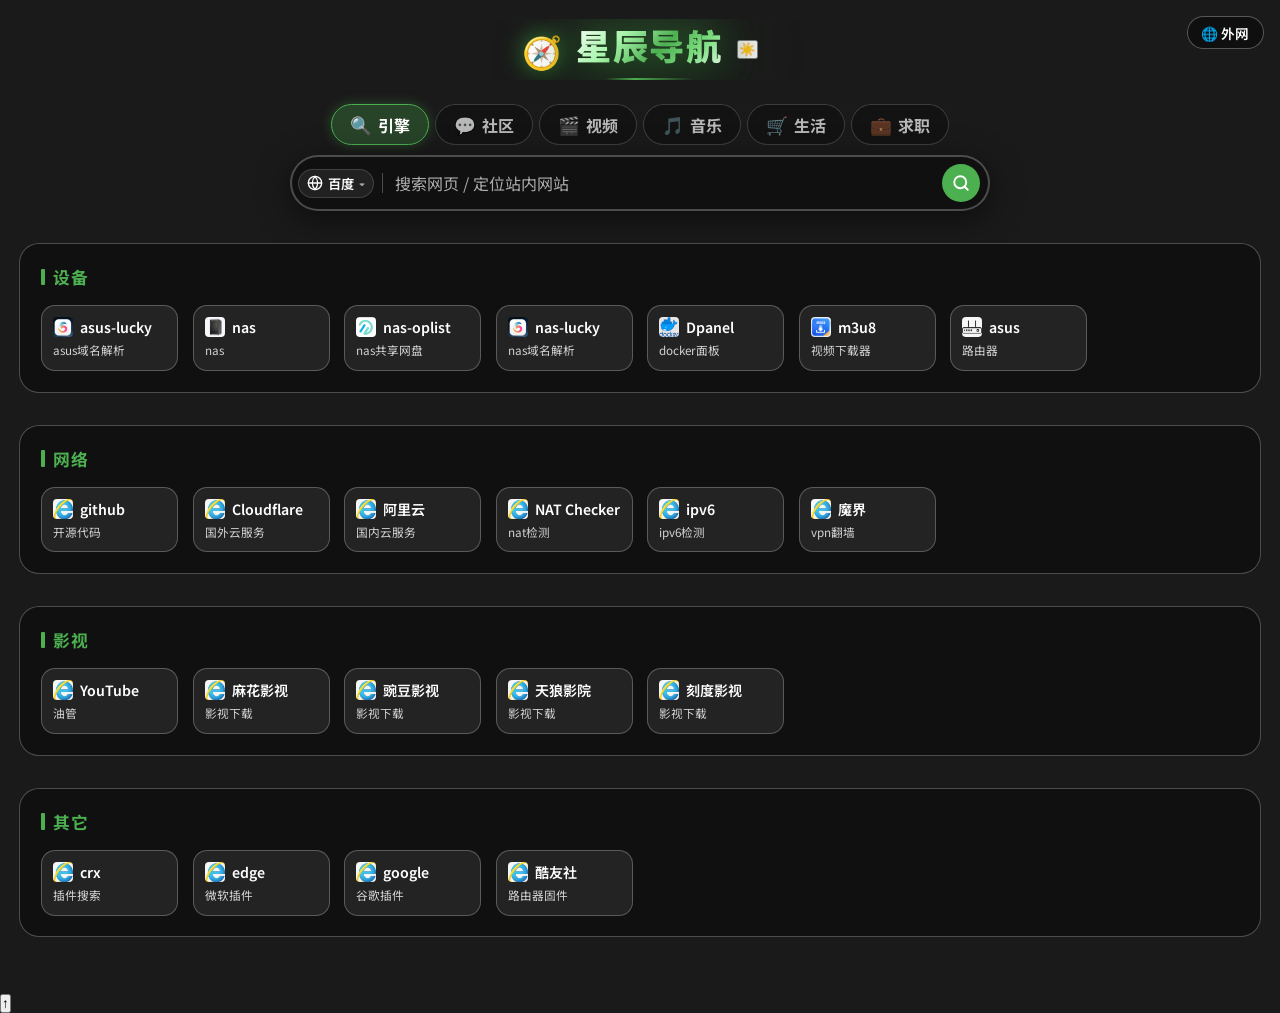
<file: index.html>
<!DOCTYPE html>
<html lang="zh-CN">
<head>
  <meta charset="UTF-8" />
  <meta name="viewport" content="width=device-width, initial-scale=1.0, maximum-scale=1.0" />
  <title>星辰导航</title>
  <link rel="icon" href="data:image/svg+xml,<svg xmlns=%22http://www.w3.org/2000/svg%22 viewBox=%220 0 100 100%22><text y=%22.9em%22 font-size=%2290%22>🧭</text></svg>">
  <link rel="stylesheet" href="style.css">
</head>
<body>
<div id="bgLayer"></div>
<div id="bgOverlay"></div>
<div class="container">
  <!-- 头部 -->
  <div class="header-area">
    <span class="header-icon">🧭</span>
    <div>
      <h1>星辰导航</h1>
    </div>
    <button class="theme-toggle-btn" id="themeToggleBtn" aria-label="切换主题">☀️</button>
  </div>
  <!-- 搜索区域 -->
  <div class="search-wrapper">
    <!-- 分类 Tab -->
    <div class="search-tabs" id="searchTabs"></div>
    <!-- 搜索框 -->
    <div class="search-box">
      <button class="engine-trigger" id="engineTrigger" aria-label="切换搜索引擎">
        <img id="search-engine-icon" src="" alt="搜索引擎图标">
        <span class="engine-name" id="engineName"></span>
        <span class="engine-arrow" id="engineArrow">▾</span>
      </button>
      <div class="search-divider"></div>
      <input type="text" id="searchInput" placeholder="搜索网页 / 定位站内网站" autocomplete="off" oninput="filterLinks()" />
      <button class="clear-btn" id="clearBtn" aria-label="清空" style="display:none;" onclick="clearSearch()">✕</button>
      <button class="search-submit-btn" onclick="doSearch()" aria-label="搜索">
  <svg xmlns="http://www.w3.org/2000/svg" width="18" height="18" viewBox="0 0 24 24" fill="none" stroke="currentColor" stroke-width="2.5" stroke-linecap="round" stroke-linejoin="round">
    <circle cx="11" cy="11" r="8"/>
    <line x1="21" y1="21" x2="16.65" y2="16.65"/>
  </svg>
</button>
    </div>
    <!-- 内联引擎面板（展开时出现在搜索框正下方，撑开布局） -->
    <div class="engine-list" id="enginePanel" style="display:none;"></div>
  </div>

  <!-- 链接分区（由 main.js 动态渲染） -->
  <div id="main-content"></div>
</div>
<script src="main.js"></script>
</body>
</html>
</file>
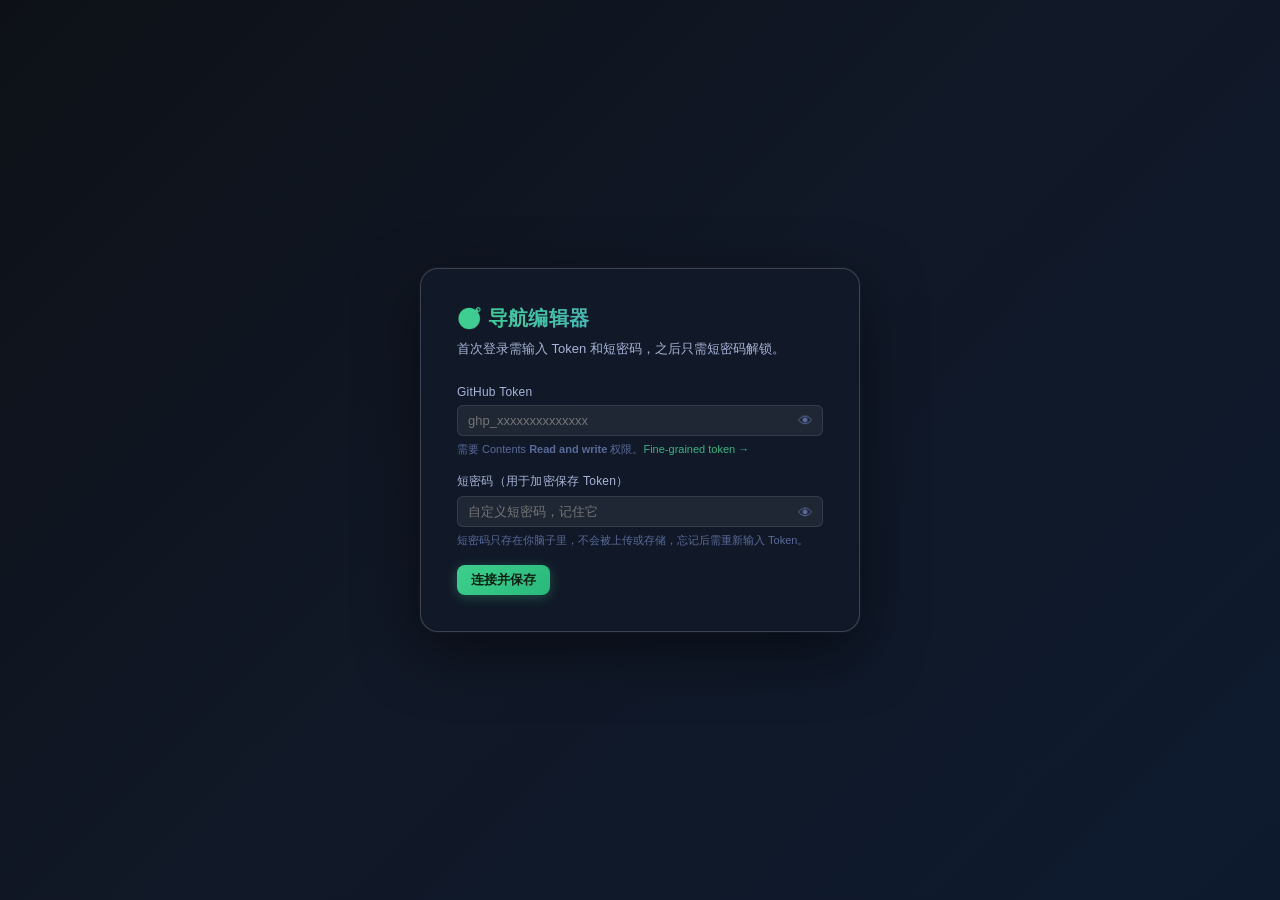
<file: admin.html>
<!DOCTYPE html>
<html lang="zh-CN">
<head>
<meta charset="UTF-8"/>
<meta name="viewport" content="width=device-width,initial-scale=1.0"/>
<title>导航编辑器</title>
<style>
*{box-sizing:border-box;margin:0;padding:0}
:root{
  --bg:#0d1117;--bg2:rgba(18,24,36,0.82);--bg3:rgba(28,36,54,0.75);
  --glass:rgba(255,255,255,0.06);--glass-hover:rgba(255,255,255,0.10);
  --border:rgba(255,255,255,0.10);--border2:rgba(255,255,255,0.18);
  --text:#f0f2ff;--text2:#a8b4d8;--text3:#5a6a9a;
  --accent:#3ecf8e;--accent2:#5de8a8;--accent-blue:#5b8ef5;
  --green:#3ecf8e;--red:#f05f7a;--orange:#f5a623;
  --radius:14px;--radius-sm:8px;--radius-xs:6px;
}
body{
  color:var(--text);
  font-family:-apple-system,BlinkMacSystemFont,'Segoe UI','PingFang SC','Microsoft YaHei',sans-serif;
  font-size:14px;
  background:linear-gradient(135deg,#0d1117 0%,#111827 50%,#0d1a2e 100%);
  min-height:100vh;
}
html,body{height:100%;overflow:hidden}
#app{display:flex;flex-direction:column;height:100vh;overflow:hidden}
#topbar{
  display:flex;align-items:center;gap:12px;padding:0 20px;height:54px;
  background:rgba(13,17,23,0.75);
  backdrop-filter:blur(20px);-webkit-backdrop-filter:blur(20px);
  border-bottom:1px solid var(--border);flex-shrink:0;z-index:100;
  box-shadow:0 2px 20px rgba(0,0,0,0.3);
}
#topbar h1{
  font-size:15px;font-weight:700;letter-spacing:0.02em;
  background:linear-gradient(90deg,var(--accent),var(--accent-blue));
  -webkit-background-clip:text;-webkit-text-fill-color:transparent;background-clip:text;
}
.topbar-right{margin-left:auto;display:flex;align-items:center;gap:8px}
#body{display:flex;flex:1;overflow:hidden}
#sidebar{
  width:200px;flex-shrink:0;
  background:rgba(13,17,23,0.65);
  backdrop-filter:blur(16px);-webkit-backdrop-filter:blur(16px);
  border-right:1px solid var(--border);
  display:flex;flex-direction:column;overflow-y:auto;
}
#sidebar::-webkit-scrollbar{width:4px}
#sidebar::-webkit-scrollbar-thumb{background:var(--border2);border-radius:4px}
#main{flex:1;overflow-y:scroll;padding:20px;padding-bottom:calc(20px + env(safe-area-inset-bottom,0px))}
#main::-webkit-scrollbar{width:5px}
#main::-webkit-scrollbar-thumb{background:rgba(255,255,255,0.12);border-radius:4px}
.btn{display:inline-flex;align-items:center;gap:6px;padding:6px 14px;border-radius:var(--radius-sm);font-size:13px;font-weight:500;cursor:pointer;border:none;transition:all .18s}
.btn-primary{background:linear-gradient(135deg,var(--accent),#29b87a);color:#0a1f14;font-weight:600;box-shadow:0 2px 12px rgba(62,207,142,0.3)}
.btn-primary:hover{background:linear-gradient(135deg,var(--accent2),var(--accent));box-shadow:0 4px 18px rgba(62,207,142,0.45);transform:translateY(-1px)}
.btn-ghost{background:var(--glass);color:var(--text2);border:1px solid var(--border)}
.btn-ghost:hover{background:var(--glass-hover);color:var(--text);border-color:var(--border2)}
.btn-danger{background:transparent;color:var(--red);border:1px solid var(--border)}
.btn-danger:hover{background:rgba(240,95,122,.12);border-color:rgba(240,95,122,.4)}
.btn-sm{padding:4px 10px;font-size:12px}
.btn:disabled{opacity:.4;cursor:not-allowed}
.btn:active:not(:disabled){transform:scale(.97)}
input[type=text],input[type=url],input[type=password],input[type=search]{
  width:100%;padding:7px 10px;
  background:rgba(255,255,255,0.06);border:1px solid var(--border);
  border-radius:var(--radius-xs);color:var(--text);font-size:13px;outline:none;
  transition:border-color .15s,background .15s;
}
input:focus{border-color:var(--accent);background:rgba(62,207,142,0.06)}
#login-panel{display:flex;flex-direction:column;align-items:center;justify-content:center;flex:1;padding:40px 20px}
.login-card{
  background:rgba(18,26,42,0.85);backdrop-filter:blur(24px);-webkit-backdrop-filter:blur(24px);
  border:1px solid var(--border2);border-radius:18px;padding:36px;width:100%;max-width:440px;
  box-shadow:0 20px 60px rgba(0,0,0,0.5),0 0 0 1px rgba(255,255,255,0.04);
}
.login-card h2{
  font-size:20px;font-weight:700;letter-spacing:0.01em;
  background:linear-gradient(90deg,var(--accent),var(--accent-blue));
  -webkit-background-clip:text;-webkit-text-fill-color:transparent;background-clip:text;margin-bottom:6px;
}
.login-card p{color:var(--text2);font-size:13px;margin-bottom:24px;line-height:1.7}
.field{margin-bottom:16px}
.field label{display:block;font-size:12px;color:var(--text2);margin-bottom:6px;font-weight:500;letter-spacing:0.02em}
.tip{font-size:11px;color:var(--text3);margin-top:5px;line-height:1.5}
.tip a{color:var(--accent);text-decoration:none;opacity:.85}.tip a:hover{opacity:1}
.sidebar-header{padding:14px 14px 8px;font-size:10px;font-weight:700;color:var(--text3);text-transform:uppercase;letter-spacing:.1em}
.sec-item{display:flex;align-items:center;gap:7px;padding:7px 12px;cursor:pointer;border-radius:10px;margin:1px 6px;border:1px solid transparent;transition:all .15s}
.sec-item:hover{background:var(--glass);border-color:var(--border)}
.sec-item.active{background:rgba(62,207,142,0.12);border-color:rgba(62,207,142,0.3)}
.sec-item .sec-name{flex:1;font-size:13px;white-space:nowrap;overflow:hidden;text-overflow:ellipsis}
.sec-item.active .sec-name{color:var(--accent);font-weight:600}
.sec-item .sec-count{font-size:10px;color:var(--text3);background:rgba(255,255,255,0.08);padding:1px 7px;border-radius:20px;flex-shrink:0}
.sec-item.active .sec-count{background:rgba(62,207,142,0.2);color:var(--accent)}
.drag-handle{color:var(--text3);font-size:12px;cursor:grab;flex-shrink:0;user-select:none;opacity:.5;touch-action:none}
.drag-handle:active{cursor:grabbing}
.sidebar-footer{padding:12px 10px;border-top:1px solid var(--border);margin-top:auto}
.sec-header{display:flex;align-items:center;gap:10px;margin-bottom:16px;flex-wrap:wrap}
.sec-header .cnt{font-size:12px;color:var(--text3);background:rgba(255,255,255,0.06);padding:2px 10px;border-radius:20px}
.sec-header-actions{margin-left:auto;display:flex;gap:8px;align-items:center;flex-wrap:wrap}
.links-table{width:100%;border-collapse:collapse;min-width:820px}
.links-table th{padding:8px;text-align:left;font-size:10px;font-weight:700;color:var(--text3);text-transform:uppercase;letter-spacing:.08em;border-bottom:1px solid var(--border);white-space:nowrap}
.links-table td{padding:5px;vertical-align:middle;border-bottom:1px solid rgba(255,255,255,0.05)}
.links-table tr:last-child td{border-bottom:none}
.links-table tr:hover td{background:rgba(255,255,255,.025)}
.links-table input{padding:5px 7px;font-size:12px}
.icon-cell{width:32px;height:32px;border-radius:8px;border:1.5px solid var(--border);overflow:hidden;cursor:pointer;background:rgba(255,255,255,0.06);display:flex;align-items:center;justify-content:center;margin:0 auto;position:relative;transition:all .15s;flex-shrink:0}
.icon-cell:hover{border-color:var(--accent);box-shadow:0 0 0 2px rgba(62,207,142,0.2)}
.icon-cell img{width:100%;height:100%;object-fit:contain}
.icon-cell .badge-auto{position:absolute;bottom:-1px;right:-1px;width:10px;height:10px;background:var(--bg);border-radius:50%;border:1px solid var(--border);font-size:7px;display:flex;align-items:center;justify-content:center;line-height:1}
.icon-cell .badge-custom{position:absolute;bottom:-1px;right:-1px;width:10px;height:10px;background:var(--accent);border-radius:50%;border:1px solid var(--bg)}

/* ══════════════════════════════════════════
   图标弹出面板
   - 面板本身不限高度，由JS根据视口动态设置max-height
   - 内部用flex列布局：tabs(固定) + body(flex:1可滚) + footer(固定)
   ══════════════════════════════════════════ */
.ipanel{
  position:fixed;z-index:1000;
  background:rgba(15,20,35,0.96);
  backdrop-filter:blur(24px);-webkit-backdrop-filter:blur(24px);
  border:1px solid var(--border2);border-radius:var(--radius);
  box-shadow:0 20px 60px rgba(0,0,0,0.7);
  width:360px;
  /* 高度由JS控制，这里只设display */
  display:flex;
  flex-direction:column;
  overflow:hidden; /* 防止圆角被子元素撑破 */
}
.ipanel-tabs{
  display:flex;border-bottom:1px solid var(--border);
  background:rgba(0,0,0,0.2);
  flex-shrink:0; /* tabs不压缩 */
}
.ipanel-tab{flex:1;padding:9px 0;text-align:center;font-size:12px;font-weight:500;cursor:pointer;color:var(--text3);border-bottom:2px solid transparent;transition:all .15s}
.ipanel-tab.active{color:var(--accent);border-bottom-color:var(--accent)}
.ipanel-tab:hover:not(.active){color:var(--text2)}

/* ── body区：作为flex容器撑满剩余高度 ── */
.ipanel-body{
  flex:1;
  min-height:0;
  display:flex;
  flex-direction:column;
  overflow:hidden;
}
.ipanel-body::-webkit-scrollbar{width:4px}
.ipanel-body::-webkit-scrollbar-thumb{background:var(--border2);border-radius:4px}
.pick-search{
  padding:10px 12px 6px;
  flex-shrink:0;
}
.pick-search .search-wrap{position:relative;}
.pick-search .search-wrap::before{
  content:'🔍';position:absolute;left:8px;top:50%;transform:translateY(-50%);
  font-size:11px;pointer-events:none;line-height:1;
}
.pick-search input{padding-left:26px;font-size:12px}

/* ── 图标网格滚动区：撑满pick-wrap剩余空间 ── */
.pick-grid-wrap{
  flex:1;
  min-height:0;    /* 关键：允许flex子项收缩并显示滚动条 */
  overflow-y:auto;
  overflow-x:hidden;
  padding:4px 12px 10px;
}
.pick-grid-wrap::-webkit-scrollbar{width:4px}
.pick-grid-wrap::-webkit-scrollbar-thumb{background:var(--border2);border-radius:4px}

.icon-picker-grid{
  display:grid;
  grid-template-columns:repeat(4,1fr);
  gap:8px;
  width:100%;
}
.icon-opt{display:flex;flex-direction:column;align-items:center;gap:3px;padding:6px 4px;border-radius:8px;cursor:pointer;border:1.5px solid transparent;transition:all .12s;min-width:0;overflow:hidden;}
.icon-opt:hover{background:var(--glass);border-color:var(--border)}
.icon-opt.sel{border-color:var(--accent);background:rgba(62,207,142,.1)}
.icon-opt img{width:36px;height:36px;object-fit:contain;border-radius:4px;flex-shrink:0}
.icon-opt span{
  font-size:10px;color:var(--text3);
  width:100%;min-width:0;max-width:100%;
  overflow:hidden;text-overflow:ellipsis;white-space:nowrap;
  text-align:center;display:block;
}

.ipanel-footer{
  flex-shrink:0; /* footer不压缩 */
  padding:10px 12px;border-top:1px solid var(--border);
  display:flex;gap:8px;justify-content:flex-end;
  background:rgba(0,0,0,0.15);
}

/* auto/upload tab内部 */
.auto-preview{display:flex;flex-direction:column;align-items:center;gap:10px;padding:16px 12px}
.auto-preview .big-icon{width:56px;height:56px;border-radius:12px;border:1px solid var(--border);background:var(--glass);display:flex;align-items:center;justify-content:center;overflow:hidden}
.auto-preview .big-icon img{width:100%;height:100%;object-fit:contain}
.auto-preview p{font-size:12px;color:var(--text2);text-align:center;line-height:1.5}
.auto-preview .domain{font-size:11px;color:var(--text3)}
.upload-mini{border:2px dashed var(--border2);border-radius:var(--radius-sm);margin:12px;padding:24px 16px;text-align:center;cursor:pointer;transition:all .15s}
.upload-mini:hover,.upload-mini.drag{border-color:var(--accent);background:rgba(62,207,142,.05)}
.upload-mini p{color:var(--text2);font-size:12px;margin-top:6px}
.upload-mini small{color:var(--text3);font-size:11px}

#icons-panel{display:none}
.icons-mgr-grid{display:grid;grid-template-columns:repeat(auto-fill,minmax(80px,1fr));gap:12px;margin-top:16px}
.icon-card{display:flex;flex-direction:column;align-items:center;gap:6px;padding:10px 8px;background:var(--glass);border:1px solid var(--border);border-radius:var(--radius-sm);position:relative;transition:all .15s}
.icon-card:hover{background:var(--glass-hover);border-color:var(--border2)}
.icon-card img{width:38px;height:38px;object-fit:contain;border-radius:6px}
.icon-card .iname{font-size:10px;color:var(--text2);word-break:break-all;text-align:center;line-height:1.3}
.icon-card .del-icon{position:absolute;top:4px;right:4px;width:18px;height:18px;background:var(--red);border-radius:50%;border:none;color:#fff;font-size:11px;cursor:pointer;display:flex;align-items:center;justify-content:center;opacity:0;transition:opacity .15s}
.icon-card:hover .del-icon{opacity:1}
.upload-zone{border:2px dashed var(--border2);border-radius:var(--radius);padding:28px 20px;text-align:center;cursor:pointer;transition:all .15s;background:var(--glass)}
.upload-zone:hover,.upload-zone.drag{border-color:var(--accent);background:rgba(62,207,142,.05)}
.upload-zone p{color:var(--text2);font-size:13px;margin-top:8px}
.upload-zone small{color:var(--text3);font-size:11px}
#toast{position:fixed;bottom:24px;right:24px;padding:10px 18px;border-radius:var(--radius-sm);font-size:13px;font-weight:500;z-index:9999;display:none;backdrop-filter:blur(10px)}
.toast-ok{background:rgba(62,207,142,0.15);color:var(--green);border:1px solid rgba(62,207,142,.35)}
.toast-err{background:rgba(240,95,122,0.15);color:var(--red);border:1px solid rgba(240,95,122,.35)}
.progress{height:3px;background:var(--border);border-radius:2px;overflow:hidden;margin-top:6px}
.progress-bar{height:100%;background:linear-gradient(90deg,var(--accent),var(--accent-blue));transition:width .3s}
.spinner{display:inline-block;width:14px;height:14px;border:2px solid rgba(255,255,255,0.1);border-top-color:var(--accent);border-radius:50%;animation:spin .6s linear infinite;vertical-align:middle;margin-right:6px}
@keyframes spin{to{transform:rotate(360deg)}}
.empty{text-align:center;padding:40px;color:var(--text3);font-size:13px}
.drop-line{display:none;height:2px}
.drop-line.show{display:table-row}
.drop-line td{padding:0;height:2px;background:linear-gradient(90deg,var(--accent),var(--accent-blue));border-radius:2px;box-shadow:0 0 6px rgba(62,207,142,0.6)}
.sec-drag-over{background:rgba(62,207,142,.08)!important;border-color:rgba(62,207,142,.3)!important}
.sec-hover-enter{background:rgba(62,207,142,.15)!important;border-color:rgba(62,207,142,.5)!important;box-shadow:0 0 0 2px rgba(62,207,142,.2)}
.pwd-wrap{position:relative}
.pwd-wrap input{padding-right:36px}
.eye-btn{position:absolute;right:8px;top:50%;transform:translateY(-50%);background:none;border:none;cursor:pointer;color:var(--text3);padding:2px;display:flex;align-items:center;font-size:15px;line-height:1}
.eye-btn:hover{color:var(--text2)}
.sec-title-input{max-width:220px;font-size:16px;font-weight:700;background:transparent;border:1px solid transparent;padding:4px 10px;border-radius:var(--radius-sm);color:var(--text);letter-spacing:0.01em}
.sec-title-input:focus{border-color:var(--accent);background:rgba(62,207,142,0.06);outline:none}

@media(max-width:768px){
  #topbar{padding:0 12px;gap:8px}
  #topbar h1{font-size:13px}
  #repo-label{display:none}
  .pc-label{display:none}
  .topbar-right{gap:5px}
  .topbar-right .btn-ghost:not(#mob-menu-btn):not([onclick*="showPanel"]){display:none}
  #save-btn{padding:4px 8px;font-size:11px}
  #mob-menu-btn{display:flex!important}
  #sidebar{position:fixed;left:0;top:0;bottom:0;z-index:500;width:220px;transform:translateX(-100%);transition:transform .25s ease;box-shadow:4px 0 30px rgba(0,0,0,.6)}
  #sidebar.mob-open{transform:translateX(0)}
  #mob-overlay{display:none;position:fixed;inset:0;z-index:499;background:rgba(0,0,0,.5)}
  #mob-overlay.show{display:block}
  #main{padding:12px;padding-bottom:calc(60px + env(safe-area-inset-bottom,0px))}
  .sec-header{gap:6px}
  .sec-header-actions{width:100%;justify-content:flex-end}
  .links-table{min-width:640px}
  .login-card{padding:24px 18px}
  .ipanel{width:calc(100vw - 24px)!important}
  #toast{bottom:16px;right:12px;left:12px;text-align:center}
  .btn{min-height:36px}
  input[type=text],input[type=url],input[type=password],input[type=search]{min-height:40px;font-size:14px}
  .icon-picker-grid{grid-template-columns:repeat(3,1fr)}
}
#mob-menu-btn{display:none}
</style>
</head>
<body>
<div id="app">

<div id="login-panel">
  <div class="login-card">
    <h2>🧭 导航编辑器</h2>
    <div id="login-full">
      <p>首次登录需输入 Token 和短密码，之后只需短密码解锁。</p>
      <div class="field">
        <label>GitHub Token</label>
        <div class="pwd-wrap"><input type="password" id="inp-token" placeholder="ghp_xxxxxxxxxxxxxx"/><button type="button" class="eye-btn" onclick="togglePwd('inp-token',this)" tabindex="-1">👁</button></div>
        <div class="tip">需要 Contents <strong>Read and write</strong> 权限。<a href="https://github.com/settings/personal-access-tokens/new" target="_blank">Fine-grained token →</a></div>
      </div>
      <div class="field">
        <label>短密码（用于加密保存 Token）</label>
        <div class="pwd-wrap"><input type="password" id="inp-pin" placeholder="自定义短密码，记住它" autocomplete="new-password"/><button type="button" class="eye-btn" onclick="togglePwd('inp-pin',this)" tabindex="-1">👁</button></div>
        <div class="tip">短密码只存在你脑子里，不会被上传或存储，忘记后需重新输入 Token。</div>
      </div>
      <div style="display:flex;align-items:center;gap:10px;margin-top:4px">
        <button class="btn btn-primary" onclick="doLogin()">连接并保存</button>
        <span id="login-st" style="font-size:12px;color:var(--text3)"></span>
      </div>
    </div>
    <div id="login-unlock" style="display:none">
      <p>检测到已保存的加密 Token，输入短密码解锁。</p>
      <div class="field">
        <label>短密码</label>
        <div class="pwd-wrap"><input type="password" id="inp-pin2" placeholder="输入短密码" autocomplete="current-password" onkeydown="if(event.key==='Enter')doUnlock()"/><button type="button" class="eye-btn" onclick="togglePwd('inp-pin2',this)" tabindex="-1">👁</button></div>
      </div>
      <div style="display:flex;align-items:center;gap:10px;margin-top:4px">
        <button class="btn btn-primary" onclick="doUnlock()">解锁</button>
        <button class="btn btn-ghost" onclick="showFullLogin()">重新输入 Token</button>
        <span id="unlock-st" style="font-size:12px;color:var(--text3)"></span>
      </div>
    </div>
  </div>
</div>

<div id="editor-ui" style="display:none;flex-direction:column;flex:1;min-height:0;overflow:hidden">
  <div id="topbar">
    <button id="mob-menu-btn" class="btn btn-ghost btn-sm" onclick="toggleMobSidebar()" style="padding:4px 8px;font-size:16px">☰</button>
    <span>🧭</span>
    <h1>导航编辑器</h1>
    <span id="repo-label" style="font-size:12px;color:var(--text3)"></span>
    <div class="topbar-right">
      <span id="dirty-st" style="font-size:12px"></span>
      <button class="btn btn-ghost btn-sm" onclick="showPanel('icons')" title="图标管理">🖼 <span class="pc-label">图标管理</span></button>
      <button class="btn btn-ghost btn-sm" onclick="showPanel('links')" title="链接编辑">🔗 <span class="pc-label">链接编辑</span></button>
      <button class="btn btn-primary btn-sm" id="save-btn" onclick="saveAll()">💾 保存到 GitHub</button>
      <button class="btn btn-ghost btn-sm" onclick="doLogout()">退出</button>
      <button class="btn btn-danger btn-sm" onclick="doClearLogout()" title="退出并清除本地存储">🗑 清除</button>
    </div>
  </div>
  <div id="mob-overlay" onclick="closeMobSidebar()"></div>
  <div id="body">
    <div id="sidebar">
      <div class="sidebar-header">分类</div>
      <div id="sec-list"></div>
      <div class="sidebar-footer">
        <button class="btn btn-ghost" style="width:100%;justify-content:center;font-size:12px" onclick="addSection()">＋ 新建分类</button>
      </div>
    </div>
    <div id="main">
      <div id="links-panel">
        <div id="links-content"><div class="empty"><span class="spinner"></span>正在加载…</div></div>
      </div>
      <div id="icons-panel">
        <div style="display:flex;align-items:center;justify-content:space-between;margin-bottom:16px;flex-wrap:wrap;gap:10px">
          <div>
            <h2 style="font-size:16px;font-weight:700">图标管理</h2>
            <p style="font-size:12px;color:var(--text3);margin-top:3px">存储在仓库 <code style="background:var(--glass);padding:1px 6px;border-radius:4px">icons/logos/</code> 目录</p>
          </div>
          <button class="btn btn-primary btn-sm" onclick="document.getElementById('icon-file-input').click()">＋ 上传图标</button>
          <input id="icon-file-input" type="file" accept="image/*,.svg,.ico" multiple style="display:none" onchange="uploadIconFiles(Array.from(event.target.files));event.target.value=''">
        </div>
        <div class="upload-zone" id="drop-zone"
          onclick="document.getElementById('icon-file-input').click()"
          ondragover="event.preventDefault();this.classList.add('drag')"
          ondragleave="this.classList.remove('drag')"
          ondrop="handleIconDrop(event)">
          <svg width="28" height="28" viewBox="0 0 24 24" fill="none" stroke="var(--text3)" stroke-width="1.5"><path d="M21 15v4a2 2 0 0 1-2 2H5a2 2 0 0 1-2-2v-4"/><polyline points="17 8 12 3 7 8"/><line x1="12" y1="3" x2="12" y2="15"/></svg>
          <p>点击或拖拽上传图标</p>
          <small>PNG · SVG · ICO · JPG · WebP</small>
        </div>
        <div id="upload-prog" style="display:none;margin-top:10px">
          <div style="font-size:12px;color:var(--text2)" id="prog-txt"></div>
          <div class="progress"><div class="progress-bar" id="prog-bar" style="width:0"></div></div>
        </div>
        <div class="icons-mgr-grid" id="icons-grid"><div class="empty"><span class="spinner"></span>加载中…</div></div>
      </div>
    </div>
  </div>
</div>

<!-- 图标选择面板：tabs(固定)+body(可滚动)+footer(固定) -->
<div id="ipanel" class="ipanel" style="display:none">
  <div class="ipanel-tabs">
    <div class="ipanel-tab active" onclick="switchITab('auto')">🌐 自动获取</div>
    <div class="ipanel-tab" onclick="switchITab('upload')">⬆ 上传</div>
    <div class="ipanel-tab" onclick="switchITab('pick')">📁 已上传</div>
  </div>
  <div class="ipanel-body" id="ipanel-body"></div>
  <div class="ipanel-footer">
    <button class="btn btn-ghost btn-sm" onclick="closeIPPanel()">取消</button>
    <button class="btn btn-primary btn-sm" onclick="confirmIcon()">确认</button>
  </div>
</div>
<div id="ipanel-backdrop" style="display:none;position:fixed;inset:0;z-index:999" onclick="closeIPPanel()"></div>
<div id="toast"></div>

<script>
const ICONS_DIR='icons/logos';
const ICONS_PREFIX='icons/logos/';
const _basePath=location.pathname.replace(/\/admin(\.html.*)?$/,'');
const SITE_ICON_BASE=location.origin+_basePath+'/icons/logos/';

let TOKEN='',REPO='',BRANCH='main';
let linksData=[],iconsData=[],linksSha='';
let currentSec=0,isDirty=false;
let dragRowSrc=null,dragSecSrc=null,_crossSecTarget=null,_secHoverTimer=null;
let pickerTarget=null,pickerTab='auto',pickerPendingIcon='';
let _faviconProvider='duckduckgo',_faviconProxy='';

const DEFAULT_ICON='[data-uri]';

function _withProxy(url){return _faviconProxy?_faviconProxy+'/'+url.replace(/^https?:\/\//,''):url;}
function buildFaviconUrl(domain){
  if(!domain)return DEFAULT_ICON;
  if(_faviconProvider==='google')return _withProxy(`https://www.google.com/s2/favicons?sz=64&domain=${domain}`);
  return _withProxy(`https://icons.duckduckgo.com/ip3/${domain}.ico`);
}
(async function syncFaviconConfig(){
  try{
    for(const p of['./main.js','../main.js']){
      try{
        const r=await fetch(p);if(!r.ok)continue;
        const t=await r.text();
        const pm=t.match(/FAVICON_PROVIDER\s*=\s*['"](\w+)['"]/);
        const qm=t.match(/(?:^|\n)const PROXY\s*=\s*['"]([^'"]*)['"]/m);
        if(pm)_faviconProvider=pm[1];if(qm)_faviconProxy=qm[1];break;
      }catch{}
    }
  }catch{}
})();

const uid=()=>Math.random().toString(36).slice(2,9);
const esc=s=>(s||'').replace(/&/g,'&amp;').replace(/"/g,'&quot;').replace(/</g,'&lt;');
function getDomain(url){try{return new URL(url).hostname;}catch{return '';}}

let toastTimer;
function toast(msg,type='ok',dur=2800){
  const el=document.getElementById('toast');
  el.textContent=msg;el.className='toast-'+type;el.style.display='block';
  clearTimeout(toastTimer);toastTimer=setTimeout(()=>el.style.display='none',dur);
}
function setDirty(v=true){
  isDirty=v;
  const el=document.getElementById('dirty-st');
  el.textContent=v?'● 未保存':'';el.style.color=v?'var(--orange)':'';
}

const HARDCODED_REPO='johnsteigerl8024-collab/Simple-Nav-Page';
const HARDCODED_BRANCH='main';
function detectRepo(){
  if(HARDCODED_REPO)return{repo:HARDCODED_REPO,branch:HARDCODED_BRANCH};
  const host=location.hostname,path=location.pathname;
  const m=host.match(/^([^.]+)\.github\.io$/);
  if(m){const o=m[1],s=path.split('/').filter(Boolean)[0]||'';if(s)return{repo:`${o}/${s}`,branch:'main'};}
  return{repo:sessionStorage.getItem('nr')||'',branch:sessionStorage.getItem('nb')||'main'};
}

async function deriveKey(pin){
  const base=await crypto.subtle.importKey('raw',new TextEncoder().encode(pin),{name:'PBKDF2'},false,['deriveKey']);
  return crypto.subtle.deriveKey({name:'PBKDF2',salt:new TextEncoder().encode('nav-editor-salt'),iterations:100000,hash:'SHA-256'},base,{name:'AES-GCM',length:256},false,['encrypt','decrypt']);
}
async function encryptToken(pin,token){
  const key=await deriveKey(pin),iv=crypto.getRandomValues(new Uint8Array(12));
  const enc=await crypto.subtle.encrypt({name:'AES-GCM',iv},key,new TextEncoder().encode(token));
  const buf=new Uint8Array(12+enc.byteLength);buf.set(iv);buf.set(new Uint8Array(enc),12);
  return btoa(String.fromCharCode(...buf));
}
async function decryptToken(pin,data){
  const buf=Uint8Array.from(atob(data),c=>c.charCodeAt(0));
  const iv=buf.slice(0,12),ct=buf.slice(12),key=await deriveKey(pin);
  const dec=await crypto.subtle.decrypt({name:'AES-GCM',iv},key,ct);
  return new TextDecoder().decode(dec);
}

function hasStoredToken(){return!!localStorage.getItem('enc_token');}
function loadSaved(){
  if(hasStoredToken()){
    document.getElementById('login-full').style.display='none';
    document.getElementById('login-unlock').style.display='block';
    setTimeout(()=>document.getElementById('inp-pin2')?.focus(),100);
  }
}
function showFullLogin(){
  document.getElementById('login-full').style.display='block';
  document.getElementById('login-unlock').style.display='none';
  document.getElementById('login-st').textContent='';
}

async function doUnlock(){
  const pin=document.getElementById('inp-pin2').value;
  if(!pin){toast('请输入短密码','err');return;}
  const st=document.getElementById('unlock-st');st.textContent='解锁中…';
  try{
    TOKEN=await decryptToken(pin,localStorage.getItem('enc_token'));
    const{repo,branch}=detectRepo();REPO=repo;BRANCH=branch;
    if(!REPO){st.textContent='❌ 无法识别仓库';return;}
    await gh(`git/ref/heads/${BRANCH}`);
    sessionStorage.setItem('nt',TOKEN);
    document.getElementById('login-panel').style.display='none';
    const eu=document.getElementById('editor-ui');eu.style.display='flex';eu.style.flex='1';eu.style.minHeight='0';eu.style.overflow='hidden';
    document.getElementById('repo-label').textContent=REPO+' @ '+BRANCH;
    await loadIcons();await loadLinks();
  }catch(e){
    st.textContent='❌ '+(e.message.includes('operation-specific')||e.message.includes('decrypt')?'短密码错误':e.message);
  }
}

async function gh(path,opts={}){
  const res=await fetch(`https://api.github.com/repos/${REPO}/${path}`,{
    ...opts,headers:{'Authorization':'Bearer '+TOKEN,'Accept':'application/vnd.github+json','X-GitHub-Api-Version':'2022-11-28',...(opts.headers||{})}
  });
  if(!res.ok){const e=await res.json().catch(()=>({}));throw new Error(e.message||'HTTP '+res.status);}
  return res.status===204?null:res.json();
}
async function getFile(fp){
  const d=await gh(`contents/${fp}?ref=${BRANCH}`);
  return{content:decodeURIComponent(escape(atob(d.content.replace(/\s/g,'')))),sha:d.sha};
}
async function putFile(fp,content,sha,msg){
  return gh(`contents/${fp}`,{method:'PUT',headers:{'Content-Type':'application/json'},
    body:JSON.stringify({message:msg,content:btoa(unescape(encodeURIComponent(content))),...(sha?{sha}:{}),branch:BRANCH})});
}
async function putBinary(fp,bytes,sha,msg){
  let s='';bytes.forEach(b=>s+=String.fromCharCode(b));
  return gh(`contents/${fp}`,{method:'PUT',headers:{'Content-Type':'application/json'},
    body:JSON.stringify({message:msg,content:btoa(s),...(sha?{sha}:{}),branch:BRANCH})});
}
async function delFile(fp,sha,msg){
  return gh(`contents/${fp}`,{method:'DELETE',headers:{'Content-Type':'application/json'},
    body:JSON.stringify({message:msg,sha,branch:BRANCH})});
}

async function doLogin(){
  TOKEN=document.getElementById('inp-token').value.trim();
  const pin=document.getElementById('inp-pin').value;
  if(!TOKEN){toast('请输入 GitHub Token','err');return;}
  if(!pin){toast('请设置短密码','err');return;}
  const{repo,branch}=detectRepo();REPO=repo;BRANCH=branch;
  if(!REPO){toast('无法自动识别仓库','err');return;}
  const st=document.getElementById('login-st');st.textContent='连接中…';
  try{
    await gh(`git/ref/heads/${BRANCH}`);
    localStorage.setItem('enc_token',await encryptToken(pin,TOKEN));
    sessionStorage.setItem('nt',TOKEN);
    document.getElementById('login-panel').style.display='none';
    const eu=document.getElementById('editor-ui');eu.style.display='flex';eu.style.flex='1';eu.style.minHeight='0';eu.style.overflow='hidden';
    document.getElementById('repo-label').textContent=REPO+' @ '+BRANCH;
    await loadIcons();await loadLinks();
  }catch(e){st.textContent='❌ '+e.message;}
}
function doLogout(){sessionStorage.clear();location.reload();}
function doClearLogout(){
  if(!confirm('确定清除本地保存的加密 Token 吗？下次需重新输入。'))return;
  localStorage.removeItem('enc_token');sessionStorage.clear();location.reload();
}

async function loadLinks(){
  try{
    const{content,sha}=await getFile('links.json');linksSha=sha;
    const raw=JSON.parse(content);
    linksData=raw.map(sec=>({...sec,_id:uid(),items:(sec.items||[]).map(it=>({...it,_id:uid()}))}));
    renderSidebar();renderSection(currentSec);
  }catch(e){toast('加载 links.json 失败：'+e.message,'err',6000);}
}
async function loadIcons(){
  try{
    const files=await gh(`contents/${ICONS_DIR}?ref=${BRANCH}&_nc=${Date.now()}`).catch(()=>[]);
    iconsData=Array.isArray(files)
      ?files.filter(f=>/\.(png|jpg|jpeg|svg|ico|webp|gif)$/i.test(f.name)).map(f=>({name:f.name,sha:f.sha,url:f.download_url}))
      :[];
  }catch{iconsData=[];}
  renderIconsGrid();
}

function showPanel(p){
  document.getElementById('links-panel').style.display=p==='links'?'block':'none';
  document.getElementById('icons-panel').style.display=p==='icons'?'block':'none';
  document.getElementById('sidebar').style.display=p==='links'?'flex':'none';
  if(p==='icons')renderIconsGrid();
}

function renderSidebar(){
  document.getElementById('sec-list').innerHTML=linksData.map((sec,si)=>`
    <div class="sec-item ${si===currentSec?'active':''}" data-si="${si}"
      onclick="selectSection(${si})"
      ondragover="onSecItemDragOver(event,${si})"
      ondragleave="onSecItemDragLeave(event,${si})"
      ondrop="onSecItemDrop(event,${si})">
      <span class="drag-handle" onmousedown="onSecHandleMousedown(event,${si})" ontouchstart="onSecHandleMousedown(event,${si})">⠿</span>
      <span class="sec-name">${esc(sec.section)}</span>
      <span class="sec-count">${sec.items.length}</span>
    </div>`).join('');
}
function selectSection(si){
  currentSec=si;renderSidebar();renderSection(si);showPanel('links');
  if(window.innerWidth<=768)closeMobSidebar();
}
function onSecHandleMousedown(e,si){
  e.stopPropagation();
  const item=document.querySelector(`.sec-item[data-si="${si}"]`);if(!item)return;
  item.draggable=true;dragSecSrc=si;item.style.opacity='.4';
  const cleanup=()=>{item.draggable=false;item.style.opacity='';document.removeEventListener('dragend',cleanup);};
  document.addEventListener('dragend',cleanup);
}
function onSecItemDragOver(e,ti){
  if(dragSecSrc===null||dragRowSrc!==null)return;e.preventDefault();
  document.querySelectorAll('.sec-item').forEach(el=>el.classList.remove('sec-drag-over'));
  document.querySelector(`.sec-item[data-si="${ti}"]`)?.classList.add('sec-drag-over');
}
function onSecItemDragLeave(e,ti){document.querySelector(`.sec-item[data-si="${ti}"]`)?.classList.remove('sec-drag-over');}
function onSecItemDrop(e,ti){
  e.preventDefault();
  document.querySelectorAll('.sec-item').forEach(el=>el.classList.remove('sec-drag-over','sec-hover-enter'));
  if(dragSecSrc===null||dragSecSrc===ti)return;
  const[m]=linksData.splice(dragSecSrc,1);linksData.splice(ti,0,m);
  currentSec=ti;dragSecSrc=null;setDirty();renderSidebar();renderSection(currentSec);
}

function renderSection(si){
  const panel=document.getElementById('links-content');
  if(!linksData.length){panel.innerHTML='<div class="empty">还没有分类，点击左侧添加</div>';return;}
  const sec=linksData[si];if(!sec){panel.innerHTML='';return;}
  panel.innerHTML=`
    <div class="sec-header">
      <input class="sec-title-input" type="text" value="${esc(sec.section)}"
        onfocus="this.style.borderColor='var(--accent)'"
        onblur="this.style.borderColor='transparent'"
        onchange="linksData[${si}].section=this.value;setDirty();renderSidebar()">
      <span class="cnt">${sec.items.length} 条</span>
      <div class="sec-header-actions">
        <button class="btn btn-ghost btn-sm" onclick="addItem(${si})">＋ 添加</button>
        <button class="btn btn-danger btn-sm" onclick="deleteSection(${si})">删除分类</button>
      </div>
    </div>
    <div style="overflow-x:auto">
    <table class="links-table">
      <thead><tr>
        <th style="width:18px"></th><th style="width:44px;text-align:center">图标</th>
        <th style="min-width:110px">名称</th><th style="min-width:180px">URL（外网）</th>
        <th style="min-width:120px">简介</th><th style="min-width:120px">搜索词</th>
        <th style="min-width:150px">内网地址</th><th style="width:44px"></th>
      </tr></thead>
      <tbody id="tbody-${si}">${sec.items.map((it,ii)=>rowHtml(si,ii,it)).join('')}</tbody>
    </table></div>`;
}
function iconCellHtml(si,ii,it){
  const domain=getDomain(it.url);
  if(it.icon){
    const name=it.icon.replace(/^.*\/([^/]+)$/,'$1');
    const found=iconsData.find(i=>i.name===name);
    const ts=found?found.sha.slice(-6):Date.now();
    return `<div class="icon-cell" onclick="openIPPanel(${si},${ii},this)" title="自定义：${esc(name)}">
      <img src="${SITE_ICON_BASE+name}?t=${ts}" alt="" onerror="this.src='${found?found.url:''}'">
      <div class="badge-custom"></div></div>`;
  }
  const favUrl=domain?buildFaviconUrl(domain):'';
  return `<div class="icon-cell" onclick="openIPPanel(${si},${ii},this)" title="自动抓取：${domain||'无URL'}">
    ${favUrl?`<img src="${favUrl}" alt="" onerror="this.src=''">`:'<span style="font-size:16px">🌐</span>'}
    <div class="badge-auto">⚡</div></div>`;
}
function rowHtml(si,ii,it){
  return`<tr data-si="${si}" data-ii="${ii}"
    ondragover="onRowDragOver(event,${si},${ii})"
    ondragleave="onRowDragLeave(event)"
    ondrop="onRowDrop(event,${si},${ii})"
    ondragend="onRowDragEnd(event)">
    <td><span class="drag-handle" onmousedown="onRowHandleMousedown(event,${si},${ii})" ontouchstart="onRowHandleMousedown(event,${si},${ii})">⠿</span></td>
    <td style="text-align:center">${iconCellHtml(si,ii,it)}</td>
    <td><input type="text" value="${esc(it.title)}" placeholder="名称" onchange="upd(${si},${ii},'title',this.value)"></td>
    <td><input type="url" value="${esc(it.url)}" placeholder="https://" onchange="updUrl(${si},${ii},this.value)"></td>
    <td><input type="text" value="${esc(it.desc||'')}" placeholder="简介" onchange="upd(${si},${ii},'desc',this.value)"></td>
    <td><input type="text" value="${esc(it['data-desc']||'')}" placeholder="关键词" onchange="upd(${si},${ii},'data-desc',this.value)"></td>
    <td><input type="url" value="${esc(it.intranet||'')}" placeholder="http://192.168.x.x" onchange="upd(${si},${ii},'intranet',this.value)"></td>
    <td><button class="btn btn-danger btn-sm" onclick="deleteItem(${si},${ii})">✕</button></td>
  </tr>`;
}

let _dragRowEl=null;
function onRowHandleMousedown(e,si,ii){
  e.stopPropagation();
  const row=e.currentTarget.closest('tr');if(!row)return;
  row.draggable=true;dragRowSrc={si,ii};row.style.opacity='.4';
  _dragRowEl=row;
}
let _dropLineRow=null;
function showDropLine(tbody,afterIdx){
  if(_dropLineRow){_dropLineRow.remove();_dropLineRow=null;}
  const tr=document.createElement('tr');tr.className='drop-line show';
  const td=document.createElement('td');td.colSpan=8;
  td.style.cssText='padding:0;height:2px;background:linear-gradient(90deg,#3ecf8e,#5b8ef5);border-radius:2px;box-shadow:0 0 6px rgba(62,207,142,0.6)';
  tr.appendChild(td);
  const rows=tbody.querySelectorAll('tr:not(.drop-line)');
  afterIdx>=rows.length-1?tbody.appendChild(tr):tbody.insertBefore(tr,rows[afterIdx+1]);
  _dropLineRow=tr;
}
function removeDropLine(){if(_dropLineRow){_dropLineRow.remove();_dropLineRow=null;}}
function onRowDragOver(e,si,ii){
  e.preventDefault();e.dataTransfer.dropEffect='move';
  const rect=e.currentTarget.getBoundingClientRect();
  const after=e.clientY>rect.top+rect.height/2;
  const tbody=document.getElementById(`tbody-${si}`);
  if(tbody)showDropLine(tbody,after?ii:ii-1);
}
function onRowDragLeave(){}
function onRowDrop(e,si,ii){
  e.preventDefault();removeDropLine();
  if(!dragRowSrc)return;
  const{si:srcSi,ii:srcIi}=dragRowSrc;
  const after=e.clientY>e.currentTarget.getBoundingClientRect().top+e.currentTarget.getBoundingClientRect().height/2;
  if(srcSi===si){
    const items=linksData[si].items;
    const[m]=items.splice(srcIi,1);
    let at=after?ii:ii-1;at++;if(srcIi<at)at--;
    items.splice(Math.max(0,at),0,m);
    setDirty();renderSection(si);
  }else{
    const[m]=linksData[srcSi].items.splice(srcIi,1);
    let at=after?ii+1:ii;if(at<0)at=0;
    linksData[si].items.splice(at,0,m);
    setDirty();currentSec=si;renderSidebar();renderSection(si);
    toast(`已移动到「${linksData[si].section}」`);
  }
  dragRowSrc=null;_crossSecTarget=null;clearSecHoverTimer();clearAllSecHover();
}
function onRowDragEnd(e){
  removeDropLine();
  if(_dragRowEl){_dragRowEl.draggable=false;_dragRowEl.style.opacity='';_dragRowEl=null;}
  clearAllSecHover();clearSecHoverTimer();
  dragRowSrc=null;_crossSecTarget=null;
}

function initSidebarCrossSecDrag(){
  const sl=document.getElementById('sec-list');
  sl.addEventListener('dragover',onSidebarDragOver);
  sl.addEventListener('dragleave',onSidebarDragLeave);
  sl.addEventListener('drop',onSidebarDrop);
}
function onSidebarDragOver(e){
  if(!dragRowSrc)return;e.preventDefault();e.dataTransfer.dropEffect='move';
  const item=e.target.closest('.sec-item');if(!item)return;
  const si=parseInt(item.dataset.si);if(isNaN(si))return;
  if(_crossSecTarget!==si){
    _crossSecTarget=si;clearSecHoverTimer();clearAllSecHover();
    item.classList.add('sec-hover-enter');
    _secHoverTimer=setTimeout(()=>{
      if(_crossSecTarget===si&&dragRowSrc){
        currentSec=si;renderSidebar();renderSection(si);
        document.querySelector(`.sec-item[data-si="${si}"]`)?.classList.add('sec-hover-enter');
      }
    },300);
  }
}
function onSidebarDragLeave(e){
  const item=e.target.closest('.sec-item');if(!item)return;
  if(e.relatedTarget&&item.contains(e.relatedTarget))return;
  const si=parseInt(item.dataset.si);
  if(_crossSecTarget===si){_crossSecTarget=null;clearSecHoverTimer();item.classList.remove('sec-hover-enter');}
}
function onSidebarDrop(e){
  if(!dragRowSrc)return;e.preventDefault();
  const item=e.target.closest('.sec-item');if(!item)return;
  const si=parseInt(item.dataset.si);if(isNaN(si))return;
  const{si:srcSi,ii:srcIi}=dragRowSrc;
  if(srcSi===si)return;
  const[m]=linksData[srcSi].items.splice(srcIi,1);
  linksData[si].items.push(m);setDirty();currentSec=si;
  renderSidebar();renderSection(si);toast(`已移动到「${linksData[si].section}」末尾`);
  dragRowSrc=null;clearAllSecHover();clearSecHoverTimer();removeDropLine();
}
function clearSecHoverTimer(){if(_secHoverTimer){clearTimeout(_secHoverTimer);_secHoverTimer=null;}}
function clearAllSecHover(){
  document.querySelectorAll('.sec-hover-enter').forEach(el=>el.classList.remove('sec-hover-enter'));
  document.querySelectorAll('.sec-drag-over').forEach(el=>el.classList.remove('sec-drag-over'));
}

function upd(si,ii,k,v){linksData[si].items[ii][k]=v;setDirty();}
function updUrl(si,ii,v){
  linksData[si].items[ii].url=v;setDirty();
  if(!linksData[si].items[ii].icon){
    const domain=getDomain(v);
    const row=document.querySelector(`#tbody-${si} tr[data-ii="${ii}"]`);
    if(row&&domain)row.querySelector('.icon-cell img')?.setAttribute('src',buildFaviconUrl(domain));
  }
}
function addItem(si){
  linksData[si].items.push({_id:uid(),title:'',url:'',desc:'','data-desc':'',icon:'',intranet:''});
  setDirty();renderSection(si);renderSidebar();
  setTimeout(()=>{const rows=document.querySelectorAll(`#tbody-${si} tr`);rows[rows.length-1]?.querySelector('input')?.focus();},50);
}
function deleteItem(si,ii){
  if(!confirm('确定删除「'+linksData[si].items[ii].title+'」？'))return;
  linksData[si].items.splice(ii,1);setDirty();renderSection(si);renderSidebar();
}
function addSection(){
  linksData.push({_id:uid(),section:'新分类',items:[]});
  currentSec=linksData.length-1;setDirty();renderSidebar();renderSection(currentSec);showPanel('links');
}
function deleteSection(si){
  if(!confirm(`确定删除「${linksData[si].section}」？`))return;
  linksData.splice(si,1);
  currentSec=Math.min(Math.max(0,si-1),linksData.length-1);
  setDirty();renderSidebar();
  if(linksData.length)renderSection(currentSec);
  else document.getElementById('links-content').innerHTML='<div class="empty">还没有分类，点击左侧添加</div>';
}

/* ══════════════════════════════════════════
   问题3修复：智能定位弹出面板
   - 计算上下剩余空间，选空间大的方向展开
   - 给面板设置精确的 max-height，保证不超出视口
   ══════════════════════════════════════════ */
function openIPPanel(si,ii,cellEl){
  pickerTarget={si,ii};
  pickerPendingIcon=linksData[si].items[ii].icon||'';

  const panel=document.getElementById('ipanel');
  const GAP=8;
  const vw=window.innerWidth,vh=window.innerHeight;
  const isMobile=vw<=768;
  const rect=cellEl.getBoundingClientRect();
  const pw=isMobile?vw-24:360;
  const spaceBelow=vh-rect.bottom-GAP*2;
  const spaceAbove=rect.top-GAP*2;
  const useBelow=spaceBelow>=spaceAbove||spaceBelow>=200;
  const panelH=Math.min(Math.max(useBelow?spaceBelow:spaceAbove,200),480);

  let left=isMobile?12:rect.left;
  if(!isMobile){if(left+pw>vw-GAP)left=vw-pw-GAP;if(left<GAP)left=GAP;}

  const topVal=useBelow?rect.bottom+GAP:rect.top-GAP-panelH;

  // 关键顺序：先设 height，再 display:flex，子项 flex:1 才能正确撑开
  panel.style.position='fixed';
  panel.style.width=pw+'px';
  panel.style.height=panelH+'px';
  panel.style.maxHeight='none';
  panel.style.top=topVal+'px';
  panel.style.left=left+'px';
  panel.style.right='auto';
  panel.style.bottom='auto';
  panel.style.visibility='hidden';
  panel.style.display='flex'; // display最后设，此时height已确定

  document.getElementById('ipanel-backdrop').style.display='block';
  switchITab(pickerPendingIcon?'pick':'auto');
  requestAnimationFrame(()=>{panel.style.visibility='visible';});
}
function closeIPPanel(){
  document.getElementById('ipanel').style.display='none';
  document.getElementById('ipanel-backdrop').style.display='none';
  pickerTarget=null;
}
function switchITab(tab){
  pickerTab=tab;
  document.querySelectorAll('.ipanel-tab').forEach((el,i)=>{
    el.classList.toggle('active',['auto','upload','pick'][i]===tab);
  });
  renderITabBody();
}
function renderITabBody(){
  const body=document.getElementById('ipanel-body');
  // 每次切换tab前重置overflow（各tab自己设置）
  body.style.overflowY='hidden';

  const{si,ii}=pickerTarget||{si:0,ii:0};
  const item=linksData[si]?.items[ii]||{};
  const domain=getDomain(item.url||'');

  if(pickerTab==='auto'){
    const favUrl=domain?buildFaviconUrl(domain):'';
    pickerPendingIcon='';
    // auto tab：内容少，body整体overflow-y:auto即可
    body.style.overflowY='auto';
    body.innerHTML=`<div class="auto-preview">
      <div class="big-icon">
        ${favUrl?`<img src="${favUrl}" alt="" onerror="this.parentNode.innerHTML='🌐'" style="width:100%;height:100%;object-fit:contain">`:'<span style="font-size:28px">🌐</span>'}
      </div>
      <p>${!item.icon?'<span style="color:var(--green)">✓ 当前已是自动获取模式</span>':'点击「确认」将切换为自动获取'}</p>
      <div class="domain">${domain||'（URL 为空，无法抓取）'}</div>
      <div style="font-size:11px;color:var(--text3);margin-top:4px">来源：google/duckduckgo</div>
    </div>`;

  }else if(pickerTab==='upload'){
    body.style.overflowY='auto';
    body.innerHTML=`
      <div class="upload-mini" id="mini-drop"
        onclick="document.getElementById('mini-file').click()"
        ondragover="event.preventDefault();this.classList.add('drag')"
        ondragleave="this.classList.remove('drag')"
        ondrop="handleMiniDrop(event)">
        <svg width="24" height="24" viewBox="0 0 24 24" fill="none" stroke="var(--text3)" stroke-width="1.5"><path d="M21 15v4a2 2 0 0 1-2 2H5a2 2 0 0 1-2-2v-4"/><polyline points="17 8 12 3 7 8"/><line x1="12" y1="3" x2="12" y2="15"/></svg>
        <p>点击或拖拽上传</p><small>上传后自动选中并应用</small>
      </div>
      <input id="mini-file" type="file" accept="image/*,.svg,.ico" style="display:none" onchange="handleMiniUpload(event)">
      <div id="mini-prog" style="display:none;padding:0 12px 8px">
        <div style="font-size:11px;color:var(--text2)" id="mini-prog-txt"></div>
        <div class="progress"><div class="progress-bar" id="mini-prog-bar" style="width:0"></div></div>
      </div>`;

  }else{
    // pick tab：body作为flex容器，搜索框固定，网格区域flex:1滚动
    body.style.overflowY='hidden';
    body.innerHTML=`
      <div class="pick-search">
        <div class="search-wrap">
          <input type="search" placeholder="搜索图标名称…" oninput="filterPickGrid(this.value)">
        </div>
      </div>
      <div class="pick-grid-wrap" id="pick-grid-wrap"></div>`;
    renderPickGrid('');
  }
}

/* 问题2修复：搜索匹配完整文件名（含扩展名），显示时去扩展名截断，title属性显示全名 */
function filterPickGrid(q){
  renderPickGrid(q);
}
function renderPickGrid(q){
  const wrap=document.getElementById('pick-grid-wrap');
  if(!wrap)return;
  const list=q
    ?iconsData.filter(ic=>ic.name.toLowerCase().includes(q.toLowerCase()))
    :iconsData;

  if(!iconsData.length){
    wrap.innerHTML='<div style="text-align:center;padding:24px;font-size:12px;color:var(--text3)">暂无图标，请先上传</div>';
    return;
  }
  if(!list.length){
    wrap.innerHTML='<div style="text-align:center;padding:24px;font-size:12px;color:var(--text3)">没有匹配的图标</div>';
    return;
  }
  wrap.innerHTML=`<div class="icon-picker-grid">${list.map(ic=>{
    const val=ICONS_PREFIX+ic.name;
    const disp=ic.name.replace(/\.[^.]+$/,''); // 显示去扩展名
    return`<div class="icon-opt${pickerPendingIcon===val?' sel':''}"
      title="${esc(ic.name)}"
      onclick="selectPendingIcon('${esc(val)}',this)">
      <img src="${SITE_ICON_BASE+ic.name}?t=${ic.sha.slice(-6)}" alt="" onerror="this.src='${ic.url}'">
      <span>${esc(disp)}</span>
    </div>`;
  }).join('')}</div>`;
}
function selectPendingIcon(val,el){
  pickerPendingIcon=val;
  document.querySelectorAll('.icon-opt').forEach(o=>o.classList.remove('sel'));
  el.classList.add('sel');
}

async function handleMiniUpload(e){
  const file=e.target.files[0];e.target.value='';if(!file)return;
  await doSingleIconUpload(file);
}
async function handleMiniDrop(e){
  e.preventDefault();document.getElementById('mini-drop')?.classList.remove('drag');
  const file=e.dataTransfer.files[0];if(!file)return;
  await doSingleIconUpload(file);
}
async function doSingleIconUpload(file){
  const prog=document.getElementById('mini-prog'),bar=document.getElementById('mini-prog-bar'),txt=document.getElementById('mini-prog-txt');
  prog.style.display='block';txt.textContent='上传中…';bar.style.width='30%';
  try{
    const bytes=new Uint8Array(await file.arrayBuffer());
    let sha='';
    try{const ex=await gh(`contents/${ICONS_DIR}/${encodeURIComponent(file.name)}?ref=${BRANCH}`);sha=ex.sha;}catch{}
    await putBinary(`${ICONS_DIR}/${file.name}`,bytes,sha,`upload icon: ${file.name}`);
    bar.style.width='100%';
    await loadIcons();renderIconsGrid();
    pickerPendingIcon=ICONS_PREFIX+file.name;
    toast('✅ 上传成功，已自动选中');
    switchITab('pick');
    requestAnimationFrame(()=>document.querySelector('.icon-opt.sel')?.scrollIntoView({block:'center',behavior:'smooth'}));
  }catch(err){toast('上传失败：'+err.message,'err');prog.style.display='none';}
}

function confirmIcon(){
  if(!pickerTarget)return;
  const{si,ii}=pickerTarget;
  linksData[si].items[ii].icon=pickerPendingIcon;
  setDirty();closeIPPanel();
  const tbody=document.getElementById(`tbody-${si}`);
  if(tbody){
    const row=tbody.querySelector(`tr[data-ii="${ii}"]`);
    if(row)row.cells[1].innerHTML=iconCellHtml(si,ii,linksData[si].items[ii]);
  }
}

async function deleteIcon(name,sha){
  if(!confirm(`确定删除图标「${name}」？\n（已使用该图标的链接将回退到自动获取）`))return;
  try{
    await delFile(`${ICONS_DIR}/${name}`,sha,`delete icon: ${name}`);
    let aff=0;
    linksData.forEach(sec=>sec.items.forEach(it=>{
      if(it.icon&&it.icon.replace(/^.*\/([^/]+)$/,'$1')===name){it.icon='';aff++;}
    }));
    if(aff){setDirty();renderSection(currentSec);}
    toast('✅ 已删除：'+name+(aff?`，${aff} 条链接已回退到自动获取`:''));
    await loadIcons();renderIconsGrid();
  }catch(e){toast('删除失败：'+e.message,'err');}
}
function renderIconsGrid(){
  const g=document.getElementById('icons-grid');if(!g)return;
  if(!iconsData.length){g.innerHTML='<div class="empty">还没有图标，上传后可在链接里选用</div>';return;}
  g.innerHTML=iconsData.map(ic=>`
    <div class="icon-card">
      <img src="${SITE_ICON_BASE+ic.name}?t=${ic.sha.slice(-6)}" alt="${ic.name}" onerror="this.src='${ic.url}'">
      <div class="iname" title="${esc(ic.name)}">${ic.name}</div>
      <button class="del-icon" onclick="deleteIcon('${ic.name}','${ic.sha}')">✕</button>
    </div>`).join('');
}
function handleIconDrop(e){
  e.preventDefault();document.getElementById('drop-zone').classList.remove('drag');
  const files=Array.from(e.dataTransfer.files).filter(f=>f.type.startsWith('image/')||/\.(svg|ico)$/i.test(f.name));
  if(files.length)uploadIconFiles(files);
}
async function uploadIconFiles(files){
  const prog=document.getElementById('upload-prog'),bar=document.getElementById('prog-bar'),txt=document.getElementById('prog-txt');
  prog.style.display='block';let done=0,fail=0;
  for(const file of files){
    txt.textContent=`上传 ${file.name}（${done+fail+1}/${files.length}）`;
    bar.style.width=((done+fail)/files.length*100)+'%';
    try{
      const bytes=new Uint8Array(await file.arrayBuffer());
      let sha='';
      try{const ex=await gh(`contents/${ICONS_DIR}/${file.name}?ref=${BRANCH}`);sha=ex.sha;}catch{}
      await putBinary(`${ICONS_DIR}/${file.name}`,bytes,sha,`upload icon: ${file.name}`);
      done++;bar.style.width=((done+fail)/files.length*100)+'%';
      await loadIcons();renderIconsGrid();
    }catch(e){fail++;toast('上传 '+file.name+' 失败：'+e.message,'err');}
  }
  prog.style.display='none';
  if(done>0)toast(`✅ 上传完成，共 ${done} 个图标${fail>0?`，${fail} 个失败`:''}`);
}

async function saveAll(){
  const btn=document.getElementById('save-btn');btn.disabled=true;btn.textContent='保存中…';
  try{
    const out=linksData.map(sec=>({
      section:sec.section,
      items:sec.items.map(it=>{
        const o={title:it.title,url:it.url,desc:it.desc||''};
        if(it['data-desc'])o['data-desc']=it['data-desc'];
        if(it.icon)o.icon=it.icon;
        if(it.intranet)o.intranet=it.intranet;
        return o;
      })
    }));
    const res=await putFile('links.json',JSON.stringify(out,null,2),linksSha,'update links.json via editor');
    linksSha=res.content.sha;setDirty(false);toast('✅ 已保存到 GitHub，约 30 秒后生效');
  }catch(e){toast('保存失败：'+e.message,'err',6000);}
  finally{btn.disabled=false;btn.textContent='💾 保存到 GitHub';}
}

function togglePwd(id,btn){
  const inp=document.getElementById(id);if(!inp)return;
  const show=inp.type==='password';inp.type=show?'text':'password';btn.textContent=show?'🙈':'👁';
}
function toggleMobSidebar(){
  const s=document.getElementById('sidebar'),o=document.getElementById('mob-overlay');
  s.classList.contains('mob-open')?closeMobSidebar():(s.classList.add('mob-open'),o.classList.add('show'));
}
function closeMobSidebar(){
  document.getElementById('sidebar').classList.remove('mob-open');
  document.getElementById('mob-overlay').classList.remove('show');
}

window.addEventListener('beforeunload',e=>{if(isDirty){e.preventDefault();e.returnValue='';}});
document.addEventListener('DOMContentLoaded',()=>initSidebarCrossSecDrag());
loadSaved();
showPanel('links');
</script>
</body>
</html>
</file>
<file: style.css>
/* ===== Google Fonts ===== */
@import url('https://fonts.googleapis.com/css2?family=Noto+Sans+SC:wght@400;600;900&display=swap');

/* ===== CSS 变量 ===== */
:root {
  --glass-bg: rgba(0, 0, 0, 0.35);
  --glass-border: rgba(255, 255, 255, 0.25);
  --glass-shadow: 0 8px 32px 0 rgba(0, 0, 0, 0.5);
  --primary: #4CAF50;
  --primary-dim: rgba(76, 175, 80, 0.35);
  --text-main: #ffffff;
  --text-dim: rgba(255, 255, 255, 0.80);
  --radius-card: 14px;
  --radius-section: 20px;
}

/* ===== Reset ===== */
*, *::before, *::after { box-sizing: border-box; outline: none; margin: 0; padding: 0; }
html { -webkit-text-size-adjust: 100%; }

body {
  font-family: 'Noto Sans SC', sans-serif;
  color: var(--text-main);
  min-height: 100vh;
  background: #1a1a1a;
  overflow-x: hidden;
}

/* ===== 背景层 ===== */
#bgLayer {
  position: fixed;
  inset: 0;
  z-index: -2;
  background-size: cover;
  background-position: center;
  background-repeat: no-repeat;
}

#bgOverlay {
  position: fixed;
  inset: 0;
  background: rgba(0, 0, 0, 0);
  backdrop-filter: blur(0px);
  -webkit-backdrop-filter: blur(0px);
  z-index: -1;
}

/* ===== 主容器 ===== */
.container {
  max-width: 1400px;
  margin: 0 auto;
  padding: 1.2rem;
  width: 100%;
}

/* ===== 头部 ===== */
.header-area {
  display: flex;
  align-items: center;
  justify-content: center;
  gap: 14px;
  margin-bottom: 1.5rem;
  width: 100%;
  overflow: hidden;
}

.header-icon {
  font-size: 2rem;
  flex-shrink: 0;
  filter: drop-shadow(0 0 12px rgba(76, 175, 80, 0.8)) drop-shadow(0 4px 8px rgba(0,0,0,0.6));
  animation: float 3s ease-in-out infinite;
  user-select: none;
  display: flex;
  align-items: center;
}
.header-icon:last-child { animation-delay: 1.5s; }

@keyframes float {
  0%, 100% { transform: translateY(0); }
  50%       { transform: translateY(-8px); }
}

h1 {
  text-align: center;
  font-size: clamp(1.4rem, 3.5vw, 2.2rem);
  font-weight: 900;
  letter-spacing: 0.05em;
  white-space: nowrap;
  background: linear-gradient(135deg, #ffffff 0%, #a8f5ab 30%, #4CAF50 55%, #81e085 75%, #ffffff 100%);
  -webkit-background-clip: text;
  -webkit-text-fill-color: transparent;
  background-clip: text;
  filter:
    drop-shadow(0 0 20px rgba(76, 175, 80, 0.7))
    drop-shadow(0 0 40px rgba(76, 175, 80, 0.35))
    drop-shadow(0 6px 16px rgba(0, 0, 0, 0.8));
}

h1::after {
  content: '';
  display: block;
  margin: 8px auto 0;
  width: 60%;
  height: 2px;
  background: linear-gradient(90deg, transparent, #4CAF50, rgba(76,175,80,0.5), transparent);
  border-radius: 2px;
}

.header-subtitle {
  text-align: center;
  font-size: clamp(0.6rem, 1.5vw, 0.78rem);
  letter-spacing: 0.25em;
  color: rgba(255,255,255,0.68);
  text-transform: uppercase;
  margin-top: 5px;
  font-weight: 400;
}

/* ===== 搜索区域 ===== */
.search-wrapper {
  display: flex;
  flex-direction: column;
  align-items: center;
  margin-bottom: 2rem;
  gap: 10px;
  width: 100%;
}

/* ===== 分类 Tab ===== */
.search-tabs {
  display: flex;
  align-items: center;
  gap: 6px;
  flex-wrap: wrap;
  justify-content: center;
}

.search-tab {
  display: flex;
  align-items: center;
  gap: 6px;
  padding: 7px 18px;
  border-radius: 24px;
  border: 1px solid rgba(255,255,255,0.18);
  background: rgba(0,0,0,0.25);
  color: rgba(255,255,255,0.7);
  cursor: pointer;
  font-family: inherit;
  font-size: 0.93rem;
  font-weight: 700;
  transition: all 0.2s;
  backdrop-filter: blur(8px);
  -webkit-backdrop-filter: blur(8px);
  white-space: nowrap;
}

.search-tab:hover {
  background: rgba(76,175,80,0.15);
  border-color: rgba(76,175,80,0.4);
  color: #fff;
}

.search-tab.active {
  background: rgba(76,175,80,0.28);
  border-color: var(--primary);
  color: #fff;
  box-shadow: 0 0 12px rgba(76,175,80,0.35);
}

.tab-icon { font-size: 1.1rem; }
.tab-label { font-size: 1rem; }

/* ===== 搜索框 ===== */
.search-box {
  display: flex;
  align-items: center;
  background: rgba(0, 0, 0, 0.35);
  backdrop-filter: blur(20px);
  -webkit-backdrop-filter: blur(20px);
  border: 2px solid var(--glass-border);
  border-radius: 50px;
  padding: 5px 8px 5px 6px;
  box-shadow: var(--glass-shadow);
  width: 100%;
  max-width: 700px;
  min-width: 0;
  gap: 8px;
  position: relative;
}

/* ===== 引擎触发器（左侧可点击区域） ===== */
.engine-trigger {
  display: flex;
  align-items: center;
  gap: 5px;
  padding: 4px 8px;
  border-radius: 30px;
  border: 1px solid rgba(255,255,255,0.15);
  background: rgba(255,255,255,0.07);
  color: #fff;
  cursor: pointer;
  font-family: inherit;
  font-size: 0.85rem;
  font-weight: 600;
  transition: background 0.18s, border-color 0.18s;
  flex-shrink: 0;
  user-select: none;
  white-space: nowrap;
}

.engine-trigger:hover {
  background: rgba(76,175,80,0.18);
  border-color: rgba(76,175,80,0.5);
}

.engine-trigger:active {
  background: rgba(76,175,80,0.28);
}

#search-engine-icon {
  width: 16px;
  height: 16px;
  border-radius: 3px;
  object-fit: contain;
  flex-shrink: 0;
}

.engine-name {
  font-size: 0.83rem;
  font-weight: 600;
  color: #fff;
  white-space: nowrap;
  flex-shrink: 0;
}

.engine-arrow {
  font-size: 0.7rem;
  color: rgba(255,255,255,0.6);
  transition: transform 0.22s ease;
  flex-shrink: 0;
  line-height: 1;
}

.search-divider {
  width: 1px;
  height: 20px;
  background: rgba(255,255,255,0.25);
  flex-shrink: 0;
}

.search-box input[type="text"] {
  flex: 1;
  background: transparent;
  border: none;
  padding: 0 4px;
  height: 42px;
  font-size: 1rem;
  color: #fff;
  min-width: 0;
  width: 0;
  font-family: inherit;
}
.search-box input[type="text"]::placeholder { color: rgba(255, 255, 255, 0.65); }

/* ===== 清空按钮 ===== */
.clear-btn {
  background: rgba(255,255,255,0.12);
  border: none;
  width: 26px;
  height: 26px;
  border-radius: 50%;
  cursor: pointer;
  color: rgba(255,255,255,0.7);
  display: flex;
  align-items: center;
  justify-content: center;
  flex-shrink: 0;
  font-size: 0.72rem;
  font-weight: 700;
  transition: background 0.18s, color 0.18s, transform 0.12s;
  line-height: 1;
  padding: 0;
}
.clear-btn:hover {
  background: rgba(255,255,255,0.22);
  color: #fff;
}
.clear-btn:active { transform: scale(0.9); }

/* ===== 搜索提交按钮 ===== */
.search-submit-btn {
  background: var(--primary);
  border: none;
  width: 38px;
  height: 38px;
  border-radius: 50%;
  cursor: pointer;
  color: #fff;
  display: flex;
  align-items: center;
  justify-content: center;
  flex-shrink: 0;
  transition: background 0.2s, transform 0.15s;
  font-size: 1rem;
}
.search-submit-btn:active { transform: scale(0.93); background: #388E3C; }

/* ===== 引擎内联面板 ===== */
.engine-list {
  display: flex;
  align-items: center;
  gap: 6px;
  flex-wrap: nowrap;
  justify-content: center;
  width: 100%;
  max-width: 100%;
  overflow-x: auto;
  scrollbar-width: none;
  -ms-overflow-style: none;
  animation: panelIn 0.18s ease;
}
.engine-list::-webkit-scrollbar { display: none; }

@keyframes panelIn {
  from { opacity: 0; transform: translateY(-4px); }
  to   { opacity: 1; transform: translateY(0); }
}

.engine-btn {
  display: flex;
  align-items: center;
  gap: 5px;
  padding: 7px 16px;
  border-radius: 18px;
  border: 1px solid rgba(255,255,255,0.12);
  background: rgba(0,0,0,0.22);
  color: rgba(255,255,255,0.7);
  cursor: pointer;
  font-family: inherit;
  font-size: 0.93rem;
  font-weight: 600;
  transition: all 0.18s;
  backdrop-filter: blur(8px);
  -webkit-backdrop-filter: blur(8px);
  white-space: nowrap;
}

.engine-btn img {
  width: 16px;
  height: 16px;
  border-radius: 3px;
  object-fit: contain;
  flex-shrink: 0;
}

.engine-btn:hover {
  background: rgba(255,255,255,0.10);
  border-color: rgba(255,255,255,0.25);
  color: #fff;
}

.engine-btn.active {
  background: rgba(76,175,80,0.18);
  border-color: var(--primary);
  color: #fff;
  box-shadow: 0 0 6px rgba(76,175,80,0.2);
}

/* ===== 分区 ===== */
.section {
  background: var(--glass-bg);
  backdrop-filter: blur(10px);
  -webkit-backdrop-filter: blur(10px);
  border: 1px solid var(--glass-border);
  border-radius: var(--radius-section);
  padding: 1.3rem;
  margin-bottom: 2rem;
}

.section.section-hidden { display: none; }

.section-title {
  color: var(--primary);
  font-size: 1.05rem;
  font-weight: 700;
  margin: 0 0 1rem 0;
  letter-spacing: 0.05em;
  display: flex;
  align-items: center;
  gap: 8px;
}
.section-title::before {
  content: '';
  display: inline-block;
  width: 4px;
  height: 1em;
  background: var(--primary);
  border-radius: 1px;
}

/* ===== 卡片网格 ===== */
.link-container {
  display: grid;
  grid-template-columns: repeat(8, minmax(0, 1fr));
  gap: 0.9rem;
  align-items: stretch;
}

/* ===== 卡片 ===== */
.card {
  background: rgba(255, 255, 255, 0.08);
  border: 1px solid var(--glass-border);
  border-radius: var(--radius-card);
  transition: background 0.25s, transform 0.25s, border-color 0.25s;
  position: relative;
  text-decoration: none;
  color: inherit;
  display: flex;
  flex-direction: column;
  padding: 11px;
  gap: 5px;
  height: 100%;
  min-width: 0;
  -webkit-tap-highlight-color: transparent;
}

.card-top {
  display: flex;
  align-items: center;
  gap: 7px;
  min-width: 0;
}

.card img.favicon {
  width: 20px;
  height: 20px;
  border-radius: 4px;
  flex-shrink: 0;
}

.card .title {
  font-weight: 600;
  font-size: 0.88rem;
  color: #fff;
  white-space: nowrap;
  overflow: hidden;
  text-overflow: ellipsis;
  min-width: 0;
  flex: 1;
}

.card .desc {
  font-size: 0.73rem;
  color: var(--text-dim);
  line-height: 1.45;
  overflow: hidden;
  text-overflow: ellipsis;
  display: -webkit-box;
  -webkit-line-clamp: 2;
  -webkit-box-orient: vertical;
  flex: 1;
}

/* ===== Hover 弹出信息（桌面端） ===== */
@media (hover: hover) {
  .card:hover {
    background: rgba(255,255,255,0.18);
    transform: translateY(-4px);
    border-color: var(--primary);
  }

  .card .info-popup {
    position: absolute;
    bottom: calc(100% + 8px);
    left: 50%;
    transform: translateX(-50%) translateY(6px);
    width: 200px;
    background: rgba(10, 10, 10, 0.92);
    border: 1px solid var(--primary);
    padding: 9px 12px;
    border-radius: 10px;
    font-size: 0.74rem;
    color: #fff;
    opacity: 0;
    transition: opacity 0.25s, transform 0.25s;
    pointer-events: none;
    z-index: 100;
    word-break: break-all;
    white-space: normal;
    max-width: calc(100vw - 24px);
  }

  .card:hover .info-popup {
    opacity: 1;
    transform: translateX(-50%) translateY(0);
  }
}

/* ===== 触屏：长按弹出 tooltip ===== */
@media (hover: none) {
  .card:active {
    background: rgba(255,255,255,0.18);
    border-color: var(--primary);
  }

  .card .info-popup {
    position: fixed;
    bottom: 20px;
    left: 50%;
    transform: translateX(-50%);
    width: min(320px, calc(100vw - 32px));
    background: rgba(10, 10, 10, 0.95);
    border: 2px solid var(--primary);
    padding: 10px 14px;
    border-radius: 12px;
    font-size: 0.8rem;
    color: #fff;
    opacity: 0;
    pointer-events: none;
    z-index: 9999;
    word-break: break-all;
    white-space: normal;
    transition: opacity 0.2s;
    text-align: center;
    box-shadow: 0 4px 20px rgba(0,0,0,0.6);
  }

  .card.touch-active .info-popup { opacity: 1; }
}

.card.hidden { display: none; }

/* ===== 响应式断点 ===== */
@media (max-width: 1200px) {
  .link-container { grid-template-columns: repeat(5, minmax(0, 1fr)); }
}

@media (max-width: 960px) {
  .link-container { grid-template-columns: repeat(4, minmax(0, 1fr)); }
}

@media (max-width: 720px) {
  .link-container { grid-template-columns: repeat(3, minmax(0, 1fr)); gap: 0.65rem; }
  .card { padding: 9px 8px; }
  .card .desc { -webkit-line-clamp: 2; font-size: 0.7rem; }
}

@media (max-width: 480px) {
  .search-tabs {
    flex-wrap: nowrap;
    overflow-x: auto;
    justify-content: flex-start;
    width: 100%;
    scrollbar-width: none;
    -ms-overflow-style: none;
    padding-bottom: 2px;
  }
  .search-tabs::-webkit-scrollbar { display: none; }
  .search-tab {
    flex-shrink: 0;
    padding: 6px 13px;
    font-size: 0.85rem;
  }
  .tab-icon { font-size: 0.9rem; }
  .tab-label { font-size: 0.85rem; }

  .engine-list {
    flex-wrap: wrap;
    overflow-x: unset;
    justify-content: center;
  }
  .engine-btn {
    padding: 4px 9px;
    font-size: 0.74rem;
    gap: 3px;
  }
  .engine-btn img {
    width: 12px;
    height: 12px;
  }

  .container { padding: 0.75rem; }
  .header-area { gap: 8px; margin-bottom: 1rem; }
  .header-icon { font-size: 1.3rem; }

  .search-box { padding: 4px 8px 4px 6px; gap: 4px; }
  .engine-trigger { padding: 3px 6px; gap: 4px; }
  .engine-name { font-size: 0.7rem; }
  #search-engine-icon { width: 13px; height: 13px; }
  .engine-arrow { font-size: 0.6rem; }
  .search-box input[type="text"] { font-size: 0.9rem; height: 38px; }
  .search-submit-btn { width: 34px; height: 34px; font-size: 0.9rem; }

  .section { padding: 0.9rem 0.75rem; border-radius: 14px; }
  .link-container { grid-template-columns: repeat(3, minmax(0, 1fr)); gap: 0.5rem; }

  .card { padding: 8px 6px; border-radius: 10px; gap: 4px; }
  .card .title { font-size: 0.75rem; }
  .card img.favicon { width: 16px; height: 16px; }
  .card .desc { font-size: 0.67rem; }
}

@media (max-width: 360px) {
  .link-container { grid-template-columns: repeat(3, minmax(0, 1fr)); gap: 0.4rem; }
  .card { padding: 7px 5px; }
  .card .title { font-size: 0.7rem; }
  .search-tab { padding: 3px 8px; }
}

/* ===== 内外网切换按钮 ===== */
.net-toggle-btn {
  position: fixed;
  top: 1rem;
  right: 1rem;
  z-index: 999;
  padding: 0.35rem 0.85rem;
  border-radius: 20px;
  border: 1px solid rgba(255, 255, 255, 0.3);
  background: rgba(0, 0, 0, 0.4);
  color: #fff;
  font-size: 0.85rem;
  font-family: 'Noto Sans SC', sans-serif;
  font-weight: 600;
  cursor: pointer;
  backdrop-filter: blur(8px);
  -webkit-backdrop-filter: blur(8px);
  transition: background 0.25s, border-color 0.25s;
  user-select: none;
}

.net-toggle-btn:hover { background: rgba(0, 0, 0, 0.6); }

.net-toggle-btn.intranet-active {
  background: rgba(210, 90, 20, 0.65);
  border-color: rgba(255, 150, 70, 0.5);
}

.net-toggle-btn.intranet-active:hover { background: rgba(210, 90, 20, 0.85); }
</file>
